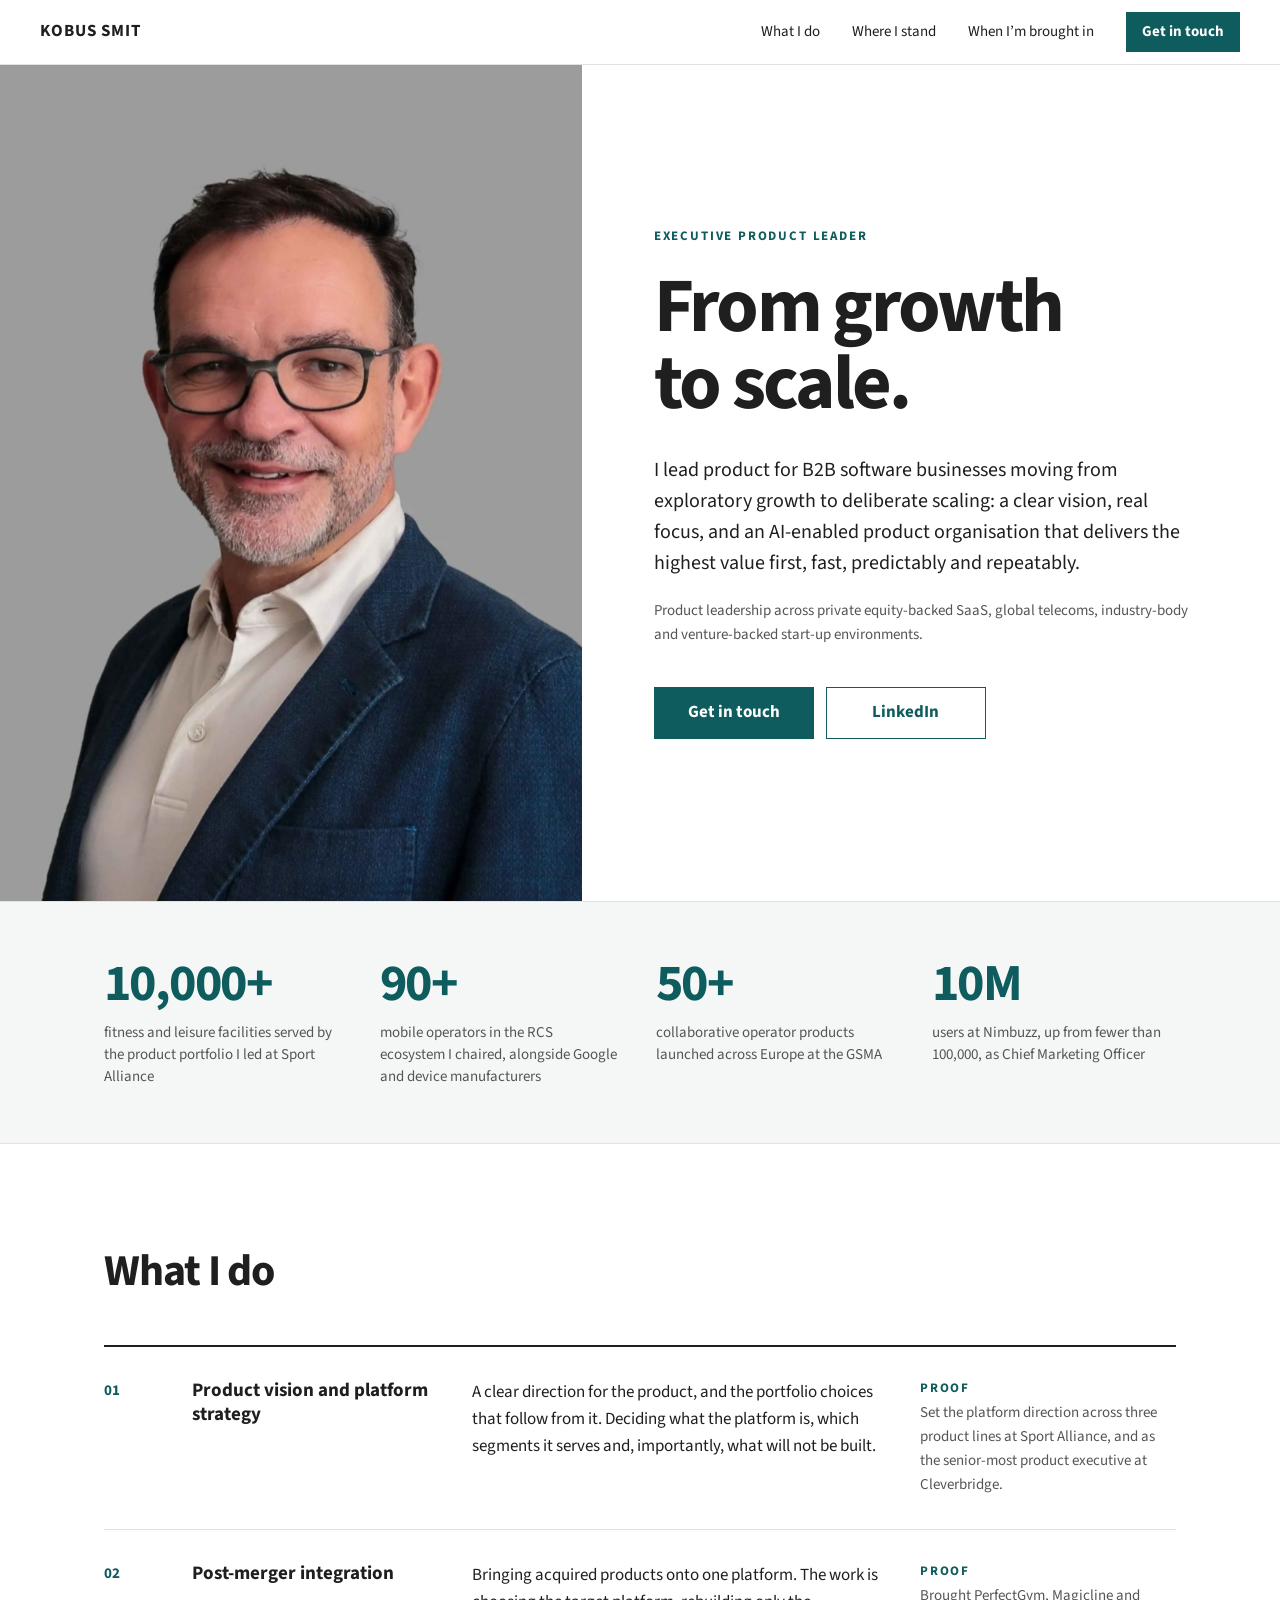
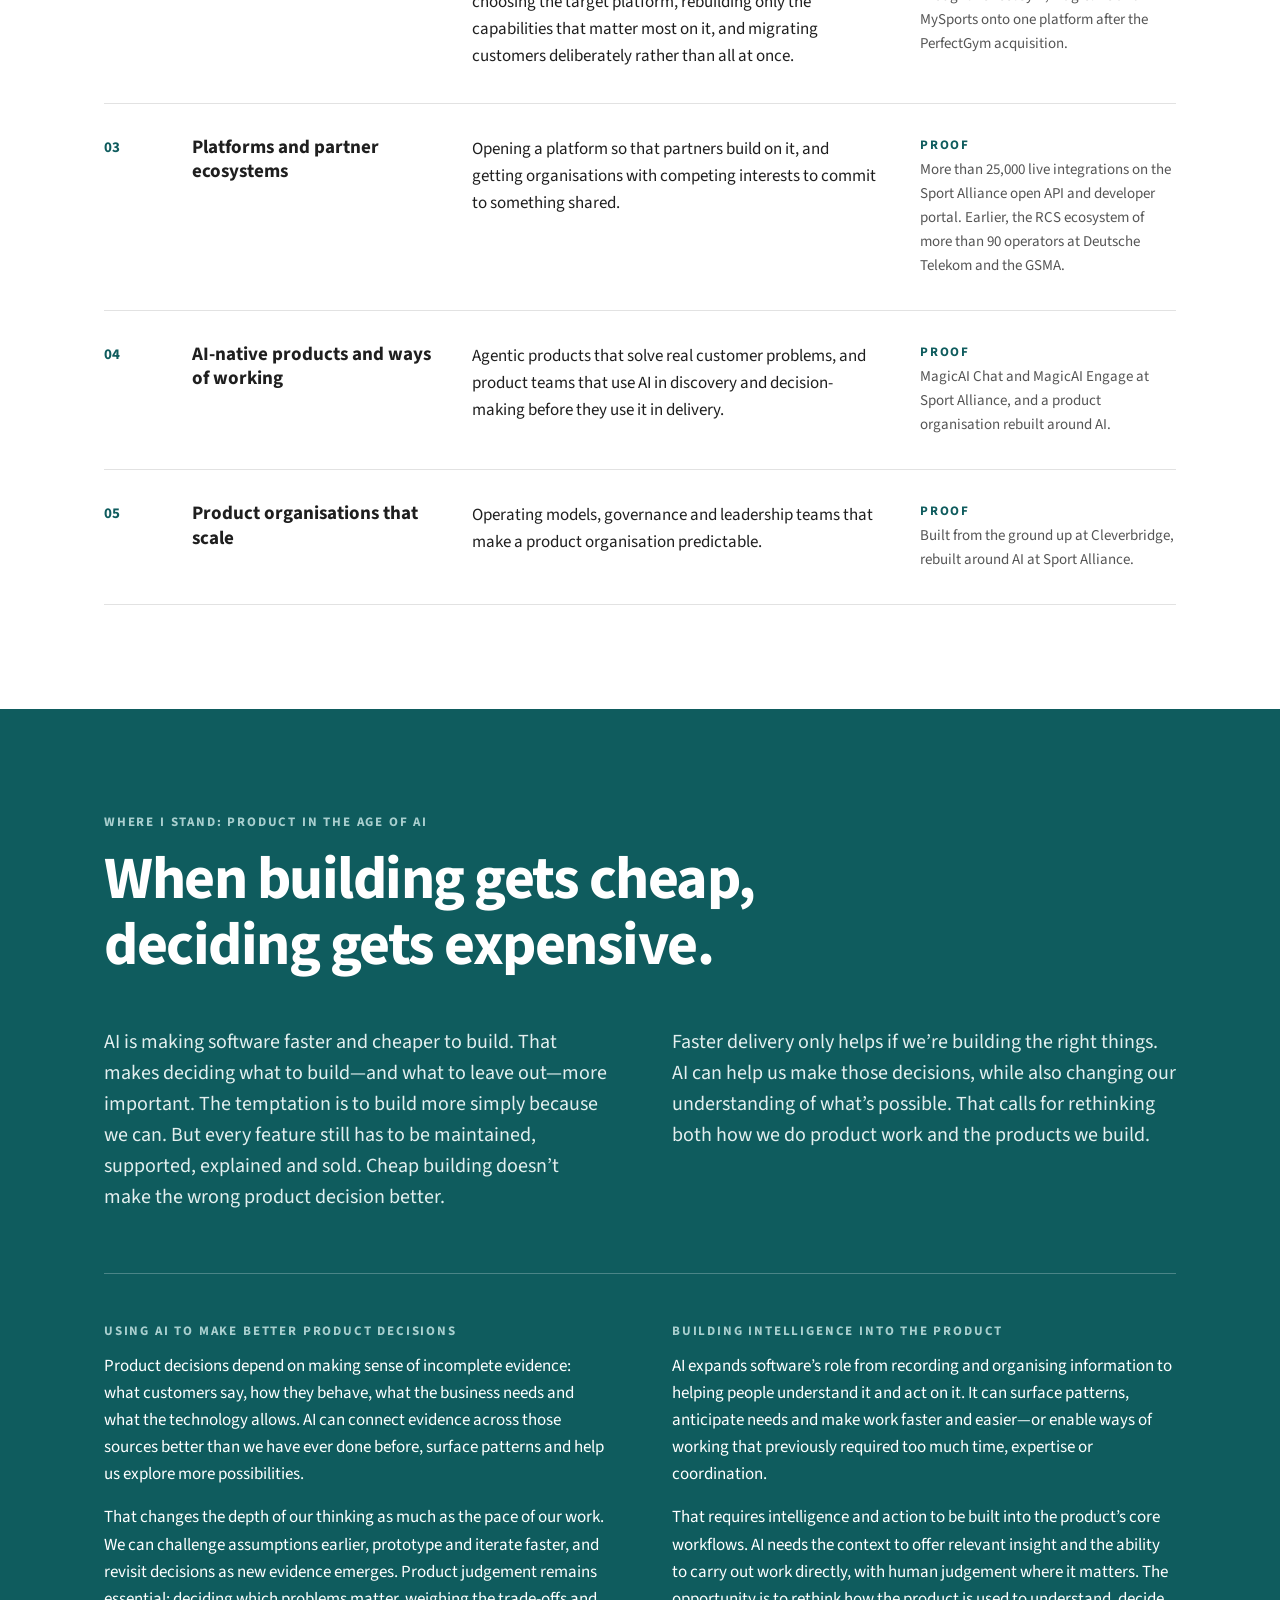
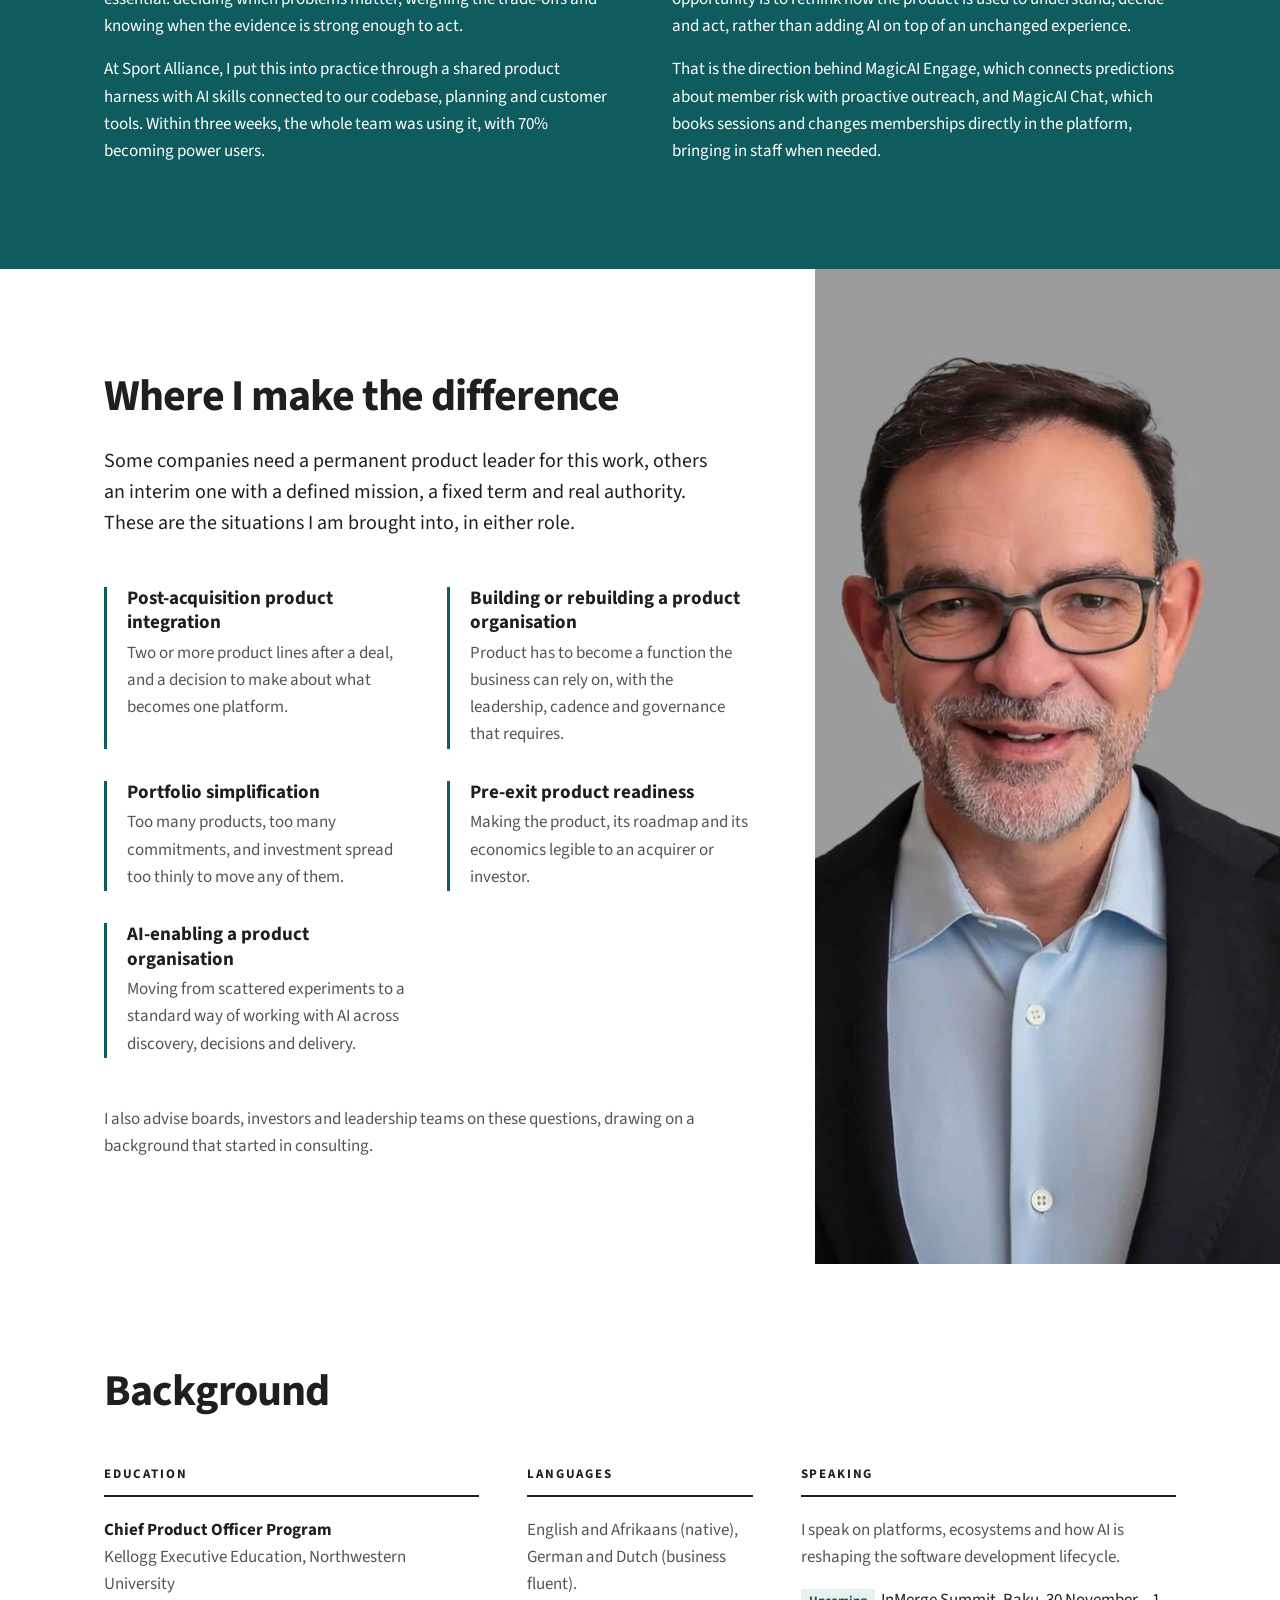
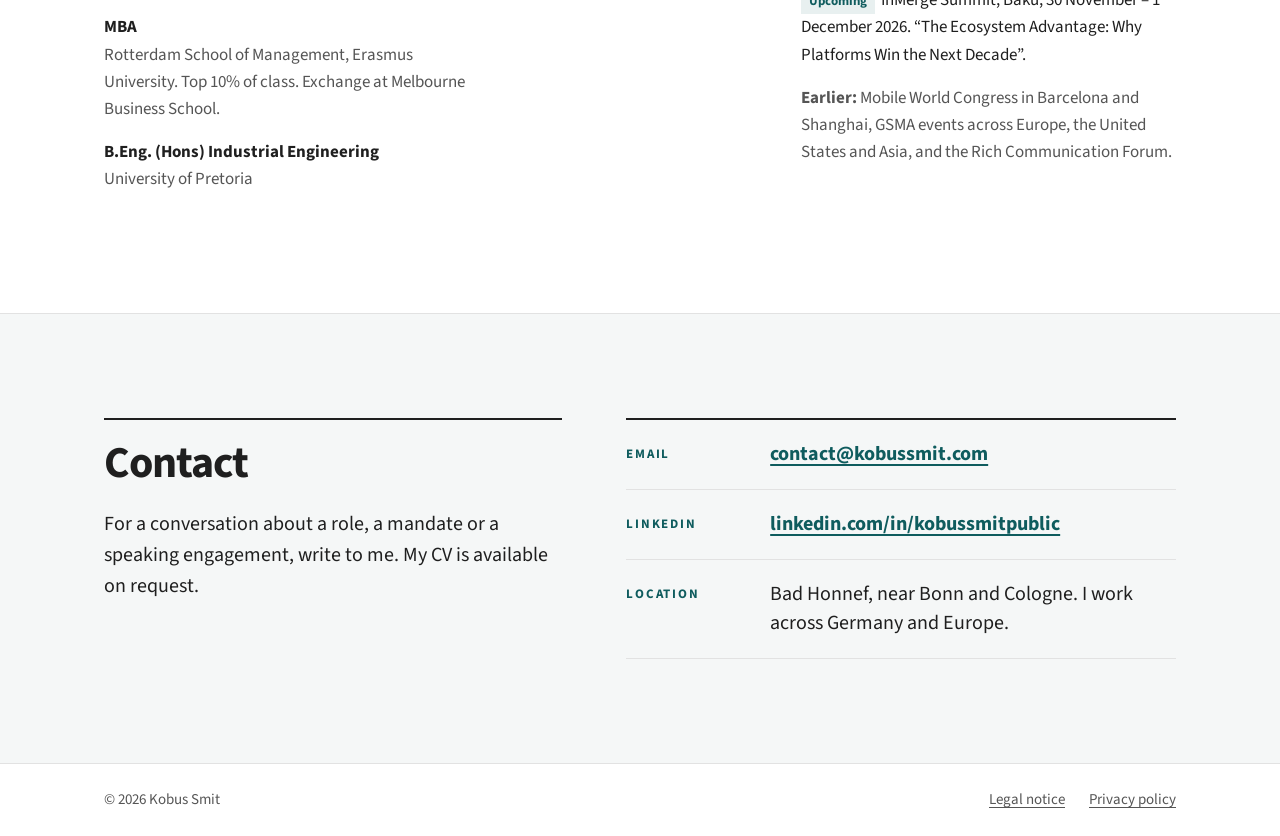
<file: index.html>
<!doctype html>
<html lang="en-GB">
<head>
<meta charset="utf-8">
<script>
  // Move visitors from http:// to https:// (GitHub Pages cannot enforce it for this domain; see PLAN.md).
  if (location.protocol === "http:" && /(^|\.)kobussmit\.com$/.test(location.hostname)) {
    location.replace("https://kobussmit.com" + location.pathname + location.search + location.hash);
  }
</script>
<meta name="viewport" content="width=device-width, initial-scale=1">
<title>Kobus Smit — Executive Product Leader</title>
<meta name="description" content="Kobus Smit is an executive product leader in B2B SaaS and enterprise software: product vision, platform strategy, post-merger integration and AI-native products.">
<link rel="canonical" href="https://kobussmit.com/">
<meta name="theme-color" content="#0F5C5E">
<meta property="og:type" content="profile">
<meta property="og:url" content="https://kobussmit.com/">
<meta property="og:title" content="Kobus Smit — Executive Product Leader">
<meta property="og:description" content="From growth to scale. Product leadership for B2B software businesses moving from exploratory growth to deliberate scaling.">
<meta property="og:image" content="https://kobussmit.com/img/og.jpg">
<meta property="og:image:width" content="1200">
<meta property="og:image:height" content="630">
<meta property="og:image:alt" content="Portrait of Kobus Smit">
<meta name="twitter:card" content="summary_large_image">
<link rel="preload" href="/fonts/SourceSans3-Bold.ttf" as="font" type="font/ttf" crossorigin>
<link rel="stylesheet" href="/styles.css">
<script type="application/ld+json">
{
  "@context": "https://schema.org",
  "@type": "Person",
  "name": "Kobus Smit",
  "jobTitle": "Executive Product Leader",
  "url": "https://kobussmit.com/",
  "image": "https://kobussmit.com/img/kobus-smit-hero-800.jpg",
  "sameAs": ["https://www.linkedin.com/in/kobussmitpublic/"],
  "address": { "@type": "PostalAddress", "addressLocality": "Bad Honnef", "addressCountry": "DE" },
  "knowsLanguage": ["en", "af", "de", "nl"],
  "alumniOf": [
    { "@type": "CollegeOrUniversity", "name": "Rotterdam School of Management, Erasmus University" },
    { "@type": "CollegeOrUniversity", "name": "University of Pretoria" }
  ]
}
</script>
</head>
<body>
<a class="skip" href="#main">Skip to content</a>

<header class="top"><div class="wrap">
  <a class="name" href="/">Kobus Smit</a>
  <nav class="nav" aria-label="Main">
    <a href="#what">What I do</a>
    <a href="#stand">Where I stand</a>
    <a href="#brought-in">When I’m brought in</a>
    <a class="btn" href="#contact">Get in touch</a>
  </nav>
  <details class="menu">
    <summary>Menu</summary>
    <ul>
      <li><a href="#what">What I do</a></li>
      <li><a href="#stand">Where I stand</a></li>
      <li><a href="#brought-in">When I’m brought in</a></li>
      <li><a href="#contact">Get in touch</a></li>
    </ul>
  </details>
</div></header>

<main id="main">

<section class="hero">
  <div class="photo">
    <img src="/img/kobus-smit-hero-800.jpg" srcset="/img/kobus-smit-hero-800.jpg 800w, /img/kobus-smit-hero-1400.jpg 1050w" sizes="(min-width: 52rem) 45vw, 100vw" alt="Portrait of Kobus Smit" width="1050" height="1400" fetchpriority="high">
  </div>
  <div class="text">
    <p class="label">Executive Product Leader</p>
    <h1>From growth <span class="nowrap">to scale.</span></h1>
    <p class="lead">I lead product for B2B software businesses moving from exploratory growth to deliberate scaling: a clear vision, real focus, and an AI-enabled product organisation that delivers the highest value first, fast, predictably and repeatably.</p>
    <p class="cred">Product leadership across private equity-backed SaaS, global telecoms, industry-body and venture-backed start-up environments.</p>
    <p class="buttons"><a class="btn-solid" href="#contact">Get in touch</a><a class="btn-line" href="https://www.linkedin.com/in/kobussmitpublic/" rel="me noopener">LinkedIn</a></p>
  </div>
</section>

<section class="scale" aria-label="Scale"><div class="wrap"><ul class="figures">
  <li><strong>10,000+</strong><span>fitness and leisure facilities served by the product portfolio I led at Sport Alliance</span></li>
  <li><strong>90+</strong><span>mobile operators in the RCS ecosystem I chaired, alongside Google and device manufacturers</span></li>
  <li><strong>50+</strong><span>collaborative operator products launched across Europe at the GSMA</span></li>
  <li><strong>10M</strong><span>users at Nimbuzz, up from fewer than 100,000, as Chief Marketing Officer</span></li>
</ul></div></section>

<section class="sec plain" id="what"><div class="wrap">
  <h2>What I do</h2>
  <ul class="caprows">
    <li><span class="n">01</span><h3>Product vision and platform strategy</h3>
      <p>A clear direction for the product, and the portfolio choices that follow from it. Deciding what the platform is, which segments it serves and, importantly, what will not be built.</p>
      <p class="proof"><span class="label">Proof</span>Set the platform direction across three product lines at Sport Alliance, and as the senior-most product executive at Cleverbridge.</p></li>
    <li><span class="n">02</span><h3>Post-merger integration</h3>
      <p>Bringing acquired products onto one platform. The work is choosing the target platform, rebuilding only the capabilities that matter most on it, and migrating customers deliberately rather than all at once.</p>
      <p class="proof"><span class="label">Proof</span>Brought PerfectGym, Magicline and MySports onto one platform after the PerfectGym acquisition.</p></li>
    <li><span class="n">03</span><h3>Platforms and partner ecosystems</h3>
      <p>Opening a platform so that partners build on it, and getting organisations with competing interests to commit to something shared.</p>
      <p class="proof"><span class="label">Proof</span>More than 25,000 live integrations on the Sport Alliance open API and developer portal. Earlier, the RCS ecosystem of more than 90 operators at Deutsche Telekom and the GSMA.</p></li>
    <li><span class="n">04</span><h3>AI-native products and ways of working</h3>
      <p>Agentic products that solve real customer problems, and product teams that use AI in discovery and decision-making before they use it in delivery.</p>
      <p class="proof"><span class="label">Proof</span>MagicAI Chat and MagicAI Engage at Sport Alliance, and a product organisation rebuilt around AI.</p></li>
    <li><span class="n">05</span><h3>Product organisations that scale</h3>
      <p>Operating models, governance and leadership teams that make a product organisation predictable.</p>
      <p class="proof"><span class="label">Proof</span>Built from the ground up at Cleverbridge, rebuilt around AI at Sport Alliance.</p></li>
  </ul>
</div></section>

<section class="sec dark" id="stand"><div class="wrap">
  <p class="label">Where I stand: product in the age of AI</p>
  <h2>When building gets cheap, deciding gets expensive.</h2>
  <div class="cols lead">
    <div>
      <p>AI is making software faster and cheaper to build. That makes deciding what to build—and what to leave out—more important. The temptation is to build more simply because we can. But every feature still has to be maintained, supported, explained and sold. Cheap building doesn’t make the wrong product decision better.</p>
    </div>
    <div>
      <p>Faster delivery only helps if we’re building the right things. AI can help us make those decisions, while also changing our understanding of what’s possible. That calls for rethinking both how we do product work and the products we build.</p>
    </div>
  </div>
  <div class="ev">
    <div><h3 class="label">Using AI to make better product decisions</h3>
      <p>Product decisions depend on making sense of incomplete evidence: what customers say, how they behave, what the business needs and what the technology allows. AI can connect evidence across those sources better than we have ever done before, surface patterns and help us explore more possibilities.</p>
      <p>That changes the depth of our thinking as much as the pace of our work. We can challenge assumptions earlier, prototype and iterate faster, and revisit decisions as new evidence emerges. Product judgement remains essential: deciding which problems matter, weighing the trade-offs and knowing when the evidence is strong enough to act.</p>
      <p>At Sport Alliance, I put this into practice through a shared product harness with AI skills connected to our codebase, planning and customer tools. Within three weeks, the whole team was using it, with 70% becoming power users.</p></div>
    <div><h3 class="label">Building intelligence into the product</h3>
      <p>AI expands software’s role from recording and organising information to helping people understand it and act on it. It can surface patterns, anticipate needs and make work faster and easier—or enable ways of working that previously required too much time, expertise or coordination.</p>
      <p>That requires intelligence and action to be built into the product’s core workflows. AI needs the context to offer relevant insight and the ability to carry out work directly, with human judgement where it matters. The opportunity is to rethink how the product is used to understand, decide and act, rather than adding AI on top of an unchanged experience.</p>
      <p>That is the direction behind MagicAI Engage, which connects predictions about member risk with proactive outreach, and MagicAI Chat, which books sessions and changes memberships directly in the platform, bringing in staff when needed.</p></div>
  </div>
</div></section>

<section class="where" id="brought-in">
  <div class="text">
    <h2>Where I make the difference</h2>
    <p class="lead">Some companies need a permanent product leader for this work, others an interim one with a defined mission, a fixed term and real authority. These are the situations I am brought into, in either role.</p>
    <ul class="sits">
      <li><h3>Post-acquisition product integration</h3><p>Two or more product lines after a deal, and a decision to make about what becomes one platform.</p></li>
      <li><h3>Building or rebuilding a product organisation</h3><p>Product has to become a function the business can rely on, with the leadership, cadence and governance that requires.</p></li>
      <li><h3>Portfolio simplification</h3><p>Too many products, too many commitments, and investment spread too thinly to move any of them.</p></li>
      <li><h3>Pre-exit product readiness</h3><p>Making the product, its roadmap and its economics legible to an acquirer or investor.</p></li>
      <li><h3>AI-enabling a product organisation</h3><p>Moving from scattered experiments to a standard way of working with AI across discovery, decisions and delivery.</p></li>
    </ul>
    <p class="close">I also advise boards, investors and leadership teams on these questions, drawing on a background that started in consulting.</p>
  </div>
  <div class="photo"><img src="/img/kobus-smit-formal.jpg" alt="Kobus Smit" width="900" height="1200" loading="lazy"></div>
</section>

<section class="sec plain" aria-labelledby="bg-h"><div class="wrap">
  <h2 id="bg-h">Background</h2>
  <div class="bg">
    <div><h3 class="label">Education</h3><ul>
      <li><b>Chief Product Officer Program</b><span>Kellogg Executive Education, Northwestern University</span></li>
      <li><b>MBA</b><span>Rotterdam School of Management, Erasmus University. Top 10% of class. Exchange at Melbourne Business School.</span></li>
      <li><b>B.Eng. (Hons) Industrial Engineering</b><span>University of Pretoria</span></li>
    </ul></div>
    <div><h3 class="label">Languages</h3><p>English and Afrikaans (native), German and Dutch (business fluent).</p></div>
    <div><h3 class="label">Speaking</h3>
      <p>I speak on platforms, ecosystems and how AI is reshaping the software development lifecycle.</p>
      <p class="next"><span class="tag">Upcoming</span>InMerge Summit, Baku, 30 November – 1 December 2026. “The Ecosystem Advantage: Why Platforms Win the Next Decade”.</p>
      <p><b>Earlier:</b> Mobile World Congress in Barcelona and Shanghai, GSMA events across Europe, the United States and Asia, and the Rich Communication Forum.</p>
    </div>
  </div>
</div></section>

<section class="sec contact" id="contact"><div class="wrap">
  <div class="intro-col">
    <h2>Contact</h2>
    <p class="lead">For a conversation about a role, a mandate or a speaking engagement, write to me. My CV is available on request.</p>
  </div>
  <dl class="row-list">
    <div><dt class="label">Email</dt><dd><a href="mailto:contact@kobussmit.com">contact@kobussmit.com</a></dd></div>
    <div><dt class="label">LinkedIn</dt><dd><a href="https://www.linkedin.com/in/kobussmitpublic/" rel="me noopener">linkedin.com/in/kobussmitpublic</a></dd></div>
    <div><dt class="label">Location</dt><dd>Bad Honnef, near Bonn and Cologne. I work across Germany and Europe.</dd></div>
  </dl>
</div></section>

</main>

<footer><div class="wrap foot">
  <span>© 2026 Kobus Smit</span>
  <nav aria-label="Legal"><a href="/legal-notice/">Legal notice</a><a href="/privacy-policy/">Privacy policy</a></nav>
</div></footer>

<script>
  // Close the phone menu after a link is chosen.
  document.querySelectorAll('.menu a').forEach(a => a.addEventListener('click', () => a.closest('details').removeAttribute('open')));
</script>
</body>
</html>
</file>
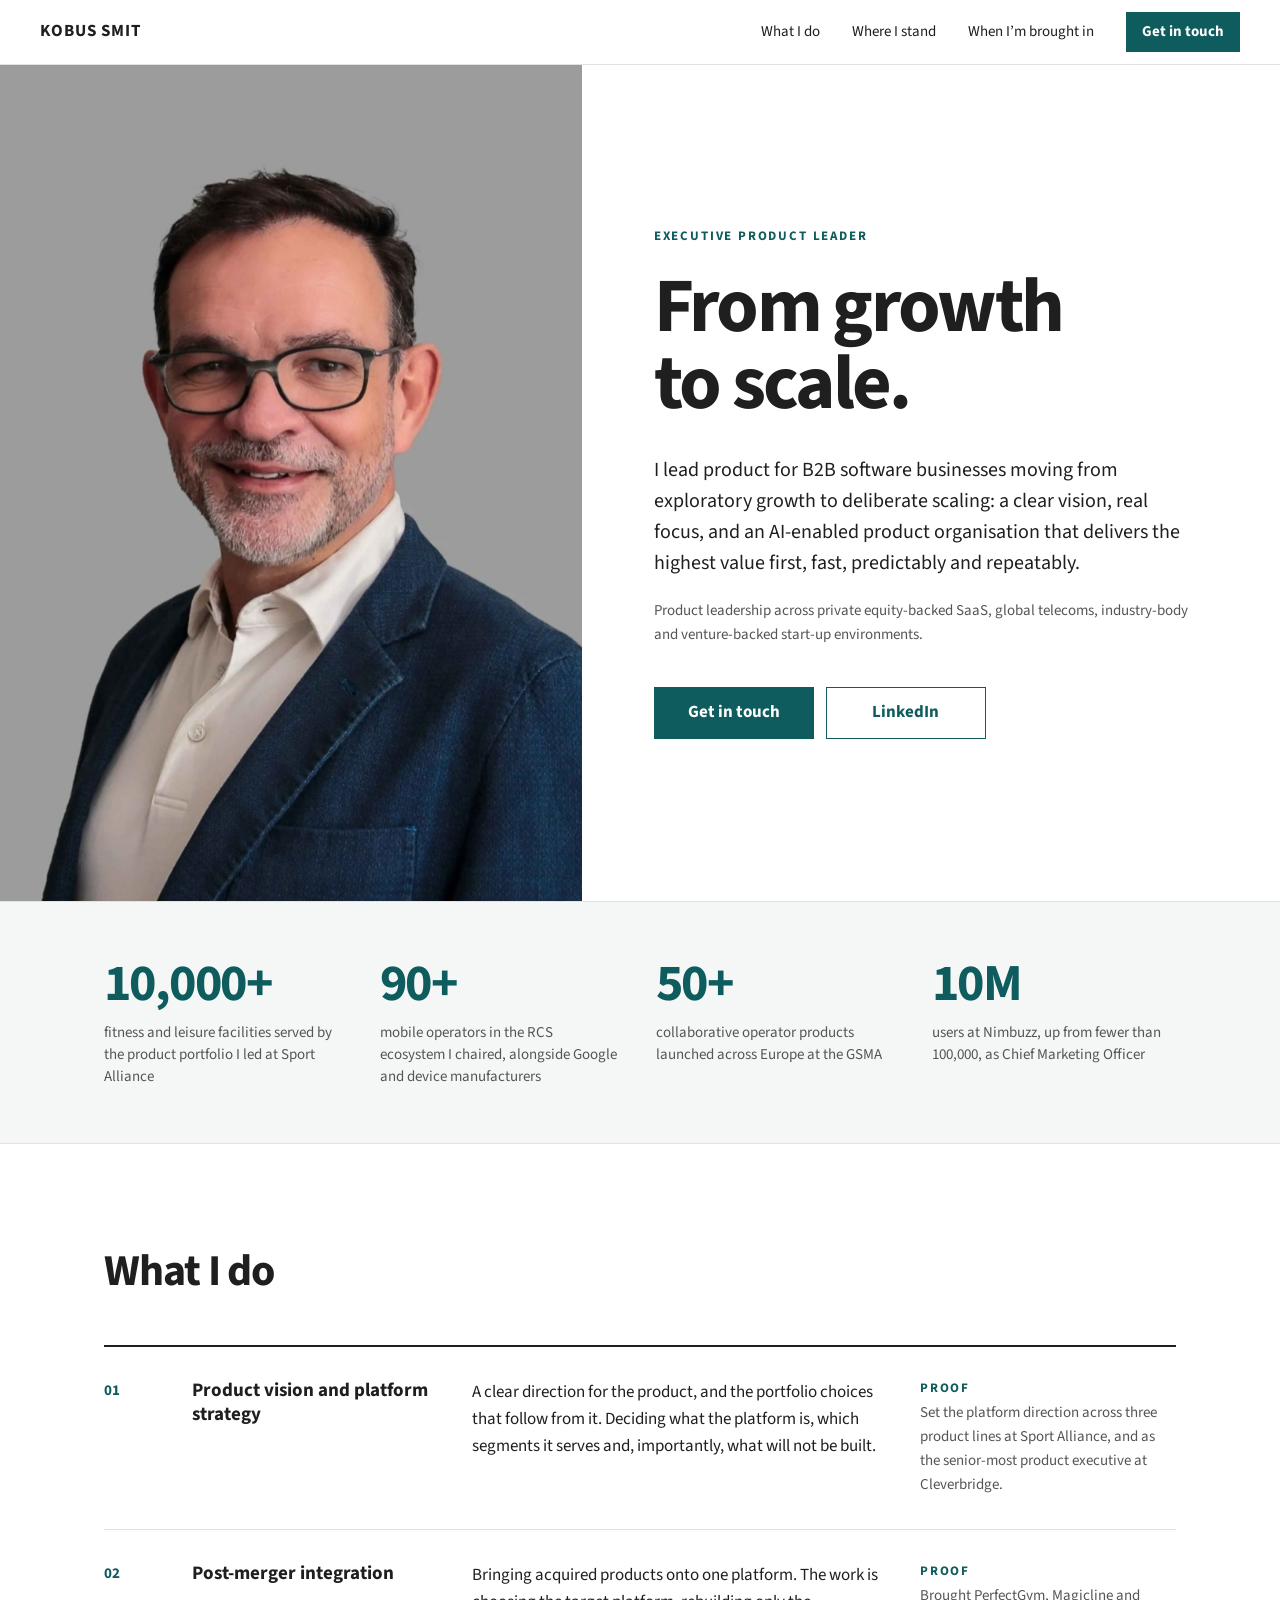
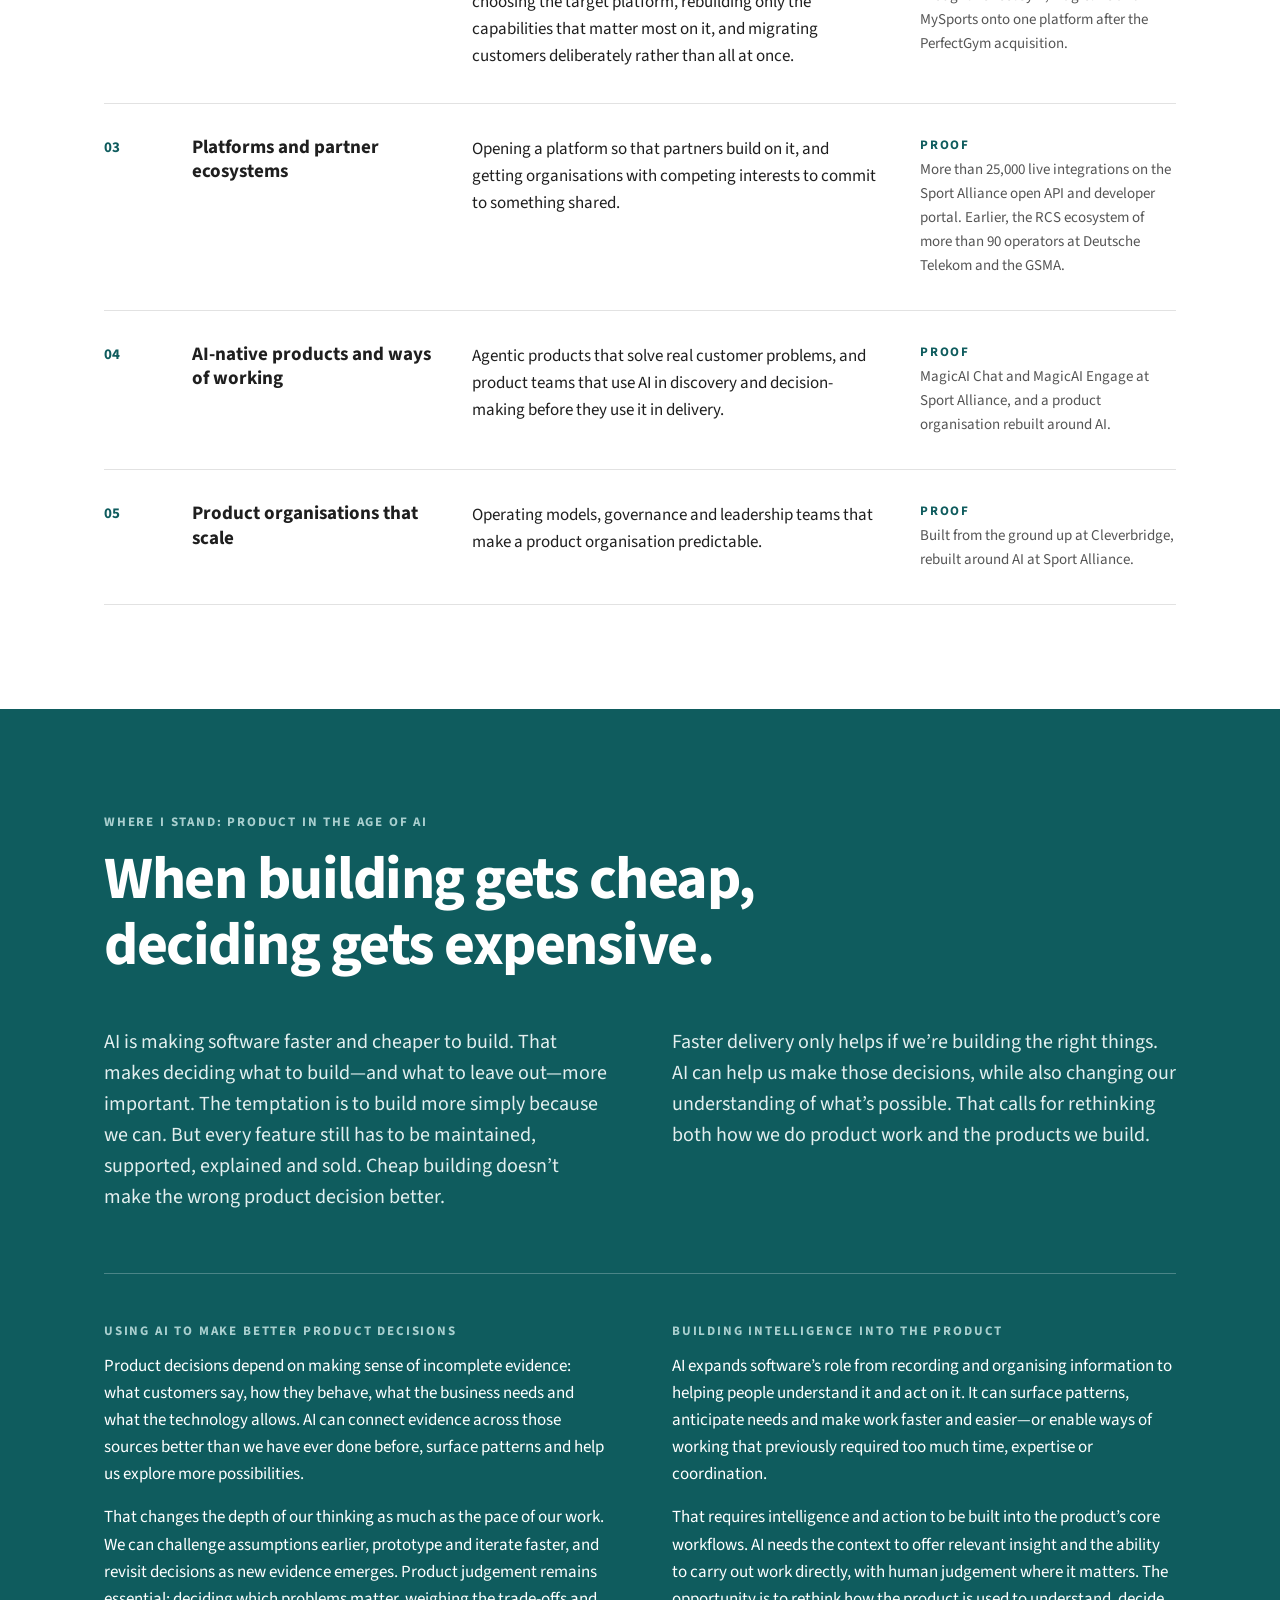
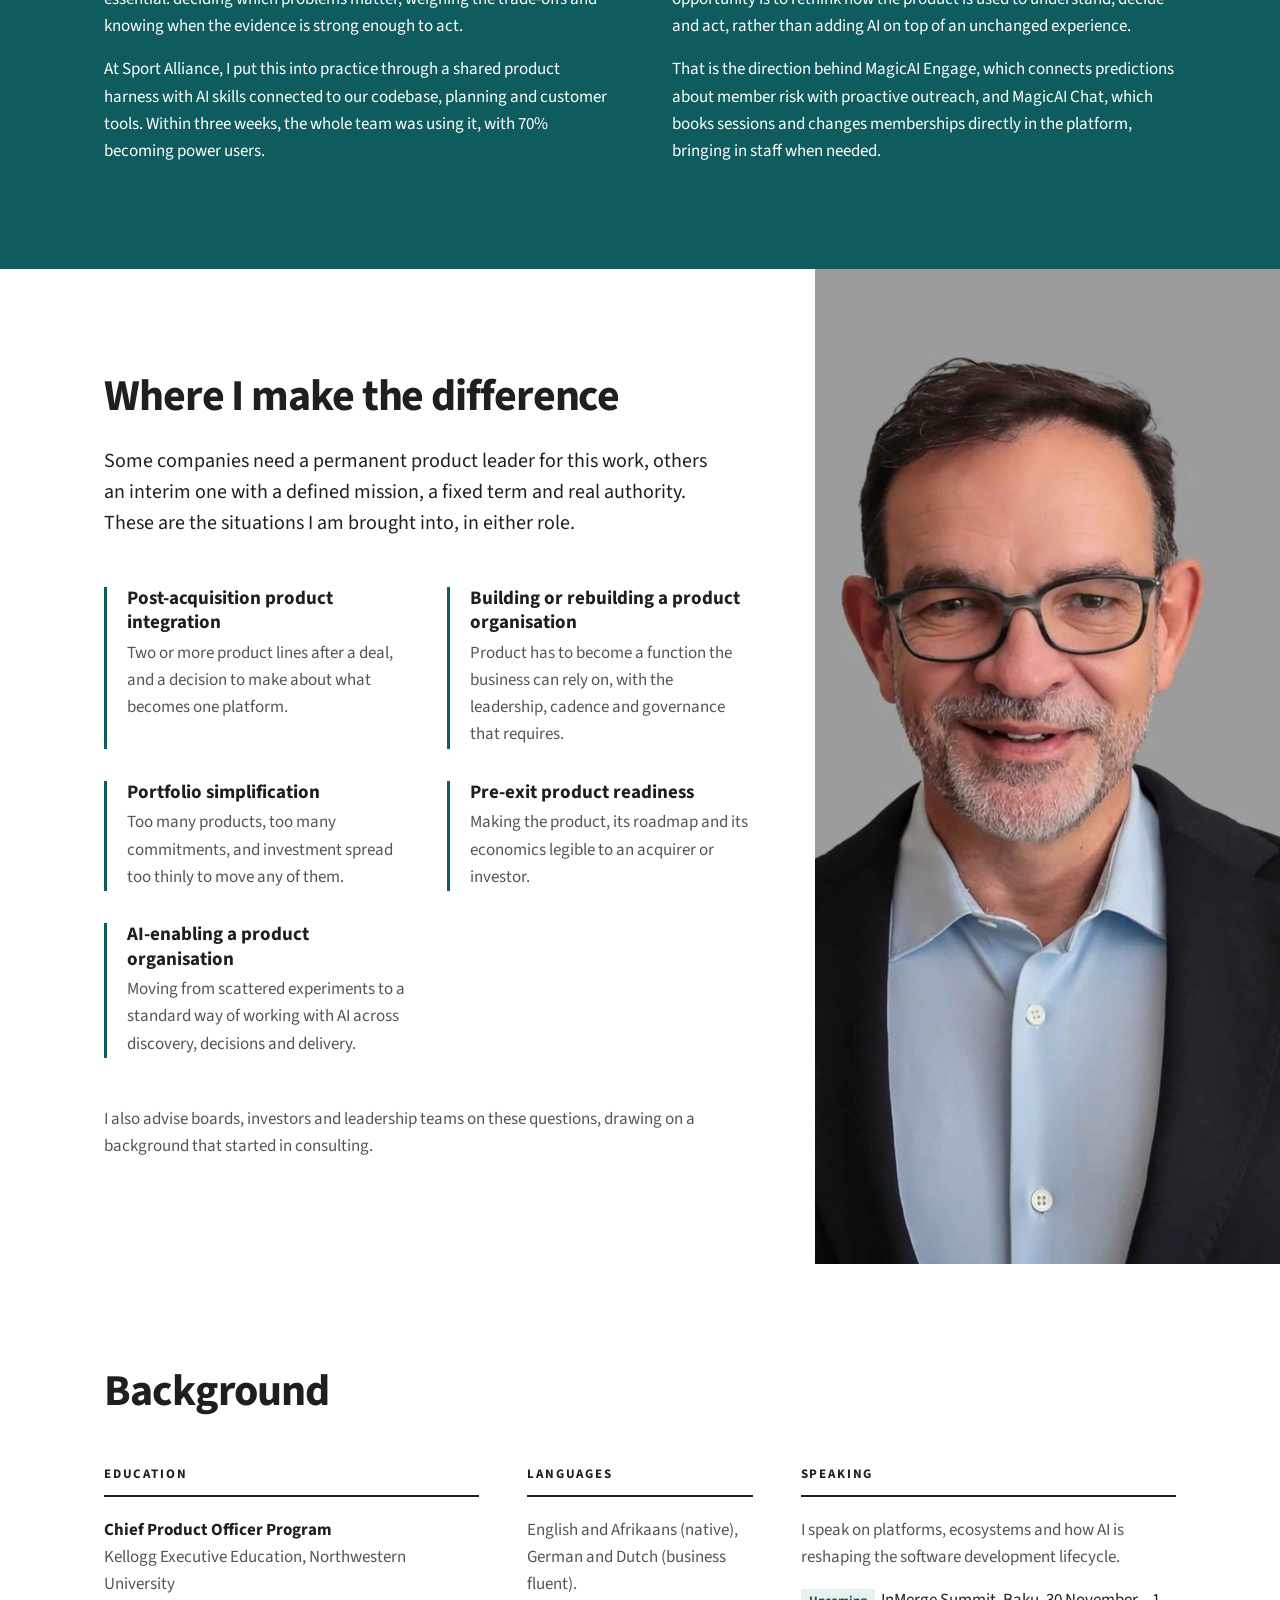
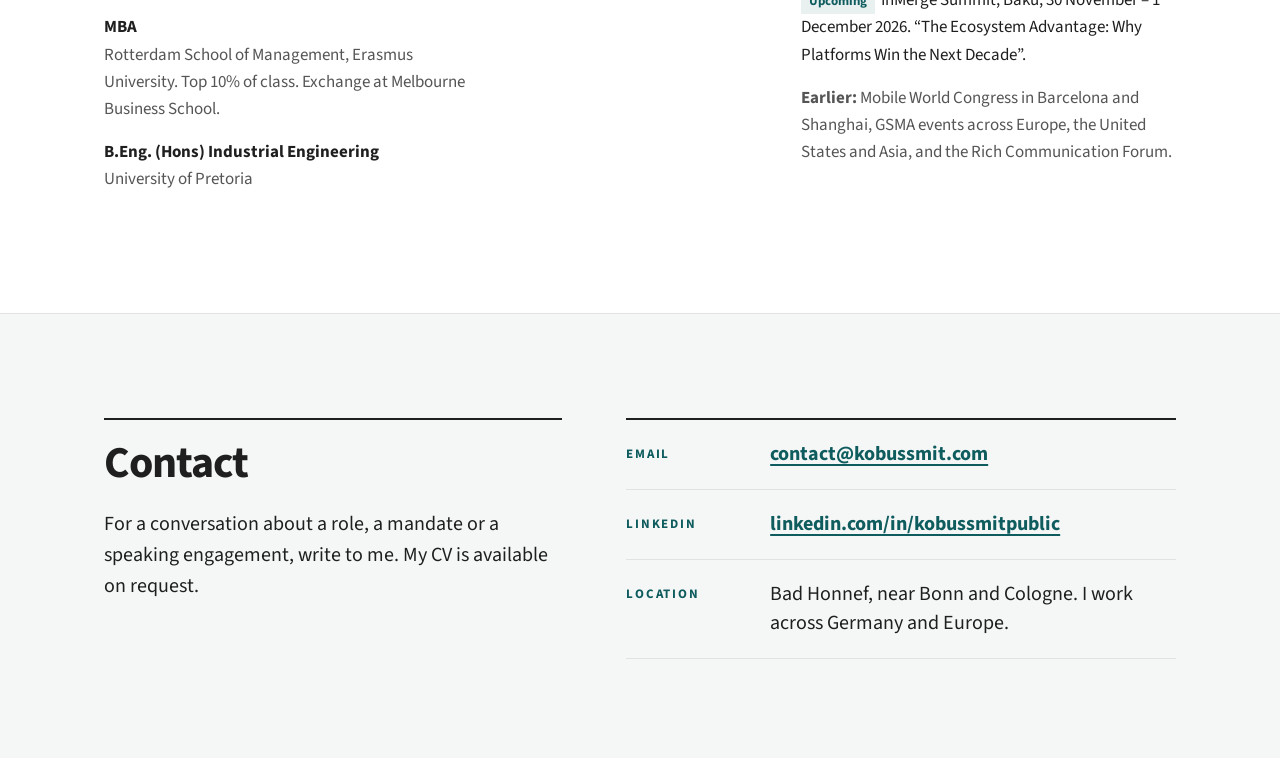
<file: about/index.html>
<!doctype html>
<html lang="en">
<head>
<meta charset="utf-8">
<title>Kobus Smit</title>
<meta name="robots" content="noindex">
<link rel="canonical" href="https://kobussmit.com/">
<meta http-equiv="refresh" content="0; url=/">
</head>
<body><p><a href="/">Kobus Smit</a></p></body>
</html>
</file>
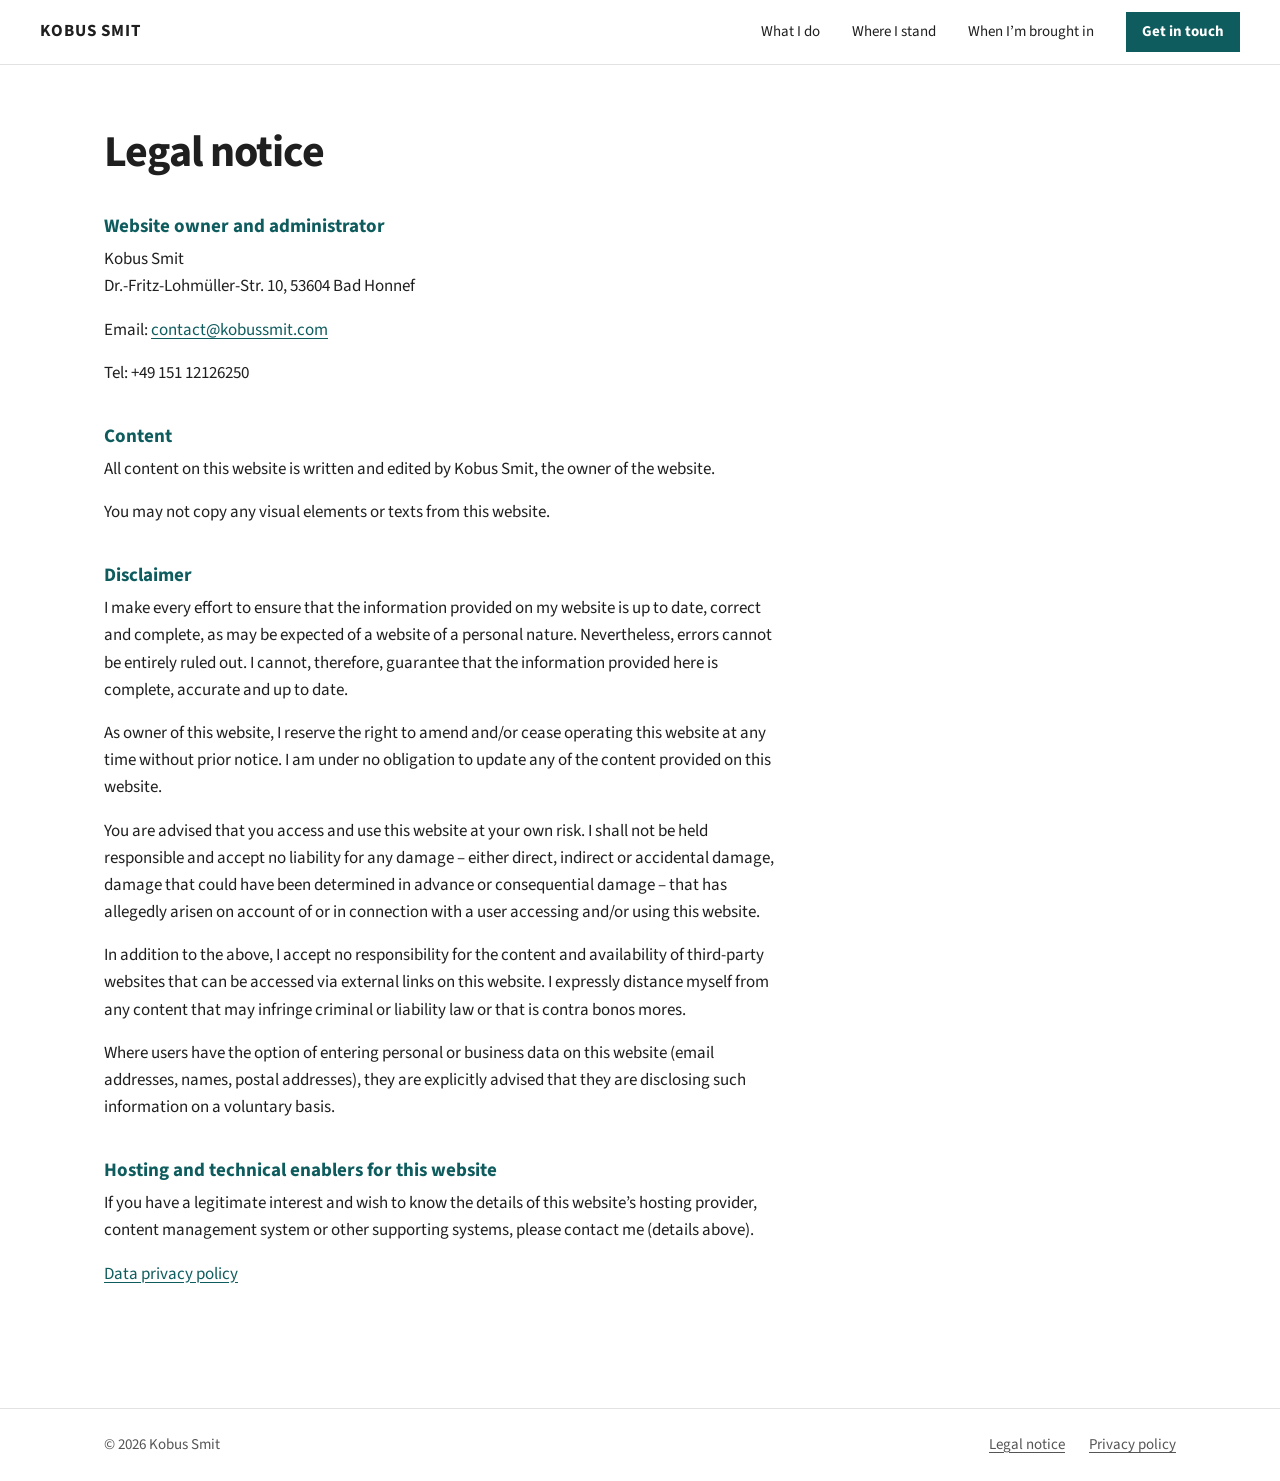
<file: legal-notice/index.html>
<!doctype html>
<html lang="en-GB">
<head>
<meta charset="utf-8">
<script>
  // Move visitors from http:// to https:// (GitHub Pages cannot enforce it for this domain; see PLAN.md).
  if (location.protocol === "http:" && /(^|\.)kobussmit\.com$/.test(location.hostname)) {
    location.replace("https://kobussmit.com" + location.pathname + location.search + location.hash);
  }
</script>
<meta name="viewport" content="width=device-width, initial-scale=1">
<title>Legal notice — Kobus Smit</title>
<link rel="canonical" href="https://kobussmit.com/legal-notice/">
<meta name="theme-color" content="#0F5C5E">
<link rel="stylesheet" href="/styles.css">
</head>
<body>
<header class="top"><div class="wrap">
  <a class="name" href="/">Kobus Smit</a>
  <nav class="nav" aria-label="Main"><a href="/#what">What I do</a><a href="/#stand">Where I stand</a><a href="/#brought-in">When I’m brought in</a><a class="btn" href="/#contact">Get in touch</a></nav>
  <details class="menu"><summary>Menu</summary><ul><li><a href="/#what">What I do</a></li><li><a href="/#stand">Where I stand</a></li><li><a href="/#brought-in">When I’m brought in</a></li><li><a href="/#contact">Get in touch</a></li></ul></details>
</div></header>
<main class="doc">
  <div class="wrap"><article>
    <h1>Legal notice</h1>
    <h2>Website owner and administrator</h2>
    <p>Kobus Smit<br>Dr.-Fritz-Lohmüller-Str. 10, 53604 Bad Honnef</p>
    <p>Email: <a href="mailto:contact@kobussmit.com">contact@kobussmit.com</a></p>
    <p>Tel: +49 151 12126250</p>
    <h2>Content</h2>
    <p>All content on this website is written and edited by Kobus Smit, the owner of the website.</p>
    <p>You may not copy any visual elements or texts from this website.</p>
    <h2>Disclaimer</h2>
    <p>I make every effort to ensure that the information provided on my website is up to date, correct and complete, as may be expected of a website of a personal nature. Nevertheless, errors cannot be entirely ruled out. I cannot, therefore, guarantee that the information provided here is complete, accurate and up to date.</p>
    <p>As owner of this website, I reserve the right to amend and/or cease operating this website at any time without prior notice. I am under no obligation to update any of the content provided on this website.</p>
    <p>You are advised that you access and use this website at your own risk. I shall not be held responsible and accept no liability for any damage – either direct, indirect or accidental damage, damage that could have been determined in advance or consequential damage – that has allegedly arisen on account of or in connection with a user accessing and/or using this website.</p>
    <p>In addition to the above, I accept no responsibility for the content and availability of third-party websites that can be accessed via external links on this website. I expressly distance myself from any content that may infringe criminal or liability law or that is contra bonos mores.</p>
    <p>Where users have the option of entering personal or business data on this website (email addresses, names, postal addresses), they are explicitly advised that they are disclosing such information on a voluntary basis.</p>
    <h2>Hosting and technical enablers for this website</h2>
    <p>If you have a legitimate interest and wish to know the details of this website’s hosting provider, content management system or other supporting systems, please contact me (details above).</p>
    <p><a href="/privacy-policy/">Data privacy policy</a></p>
  </article></div>
</main>
<footer><div class="wrap foot">
  <span>© 2026 Kobus Smit</span>
  <nav aria-label="Legal"><a href="/legal-notice/">Legal notice</a><a href="/privacy-policy/">Privacy policy</a></nav>
</div></footer>
</body>
</html>
</file>
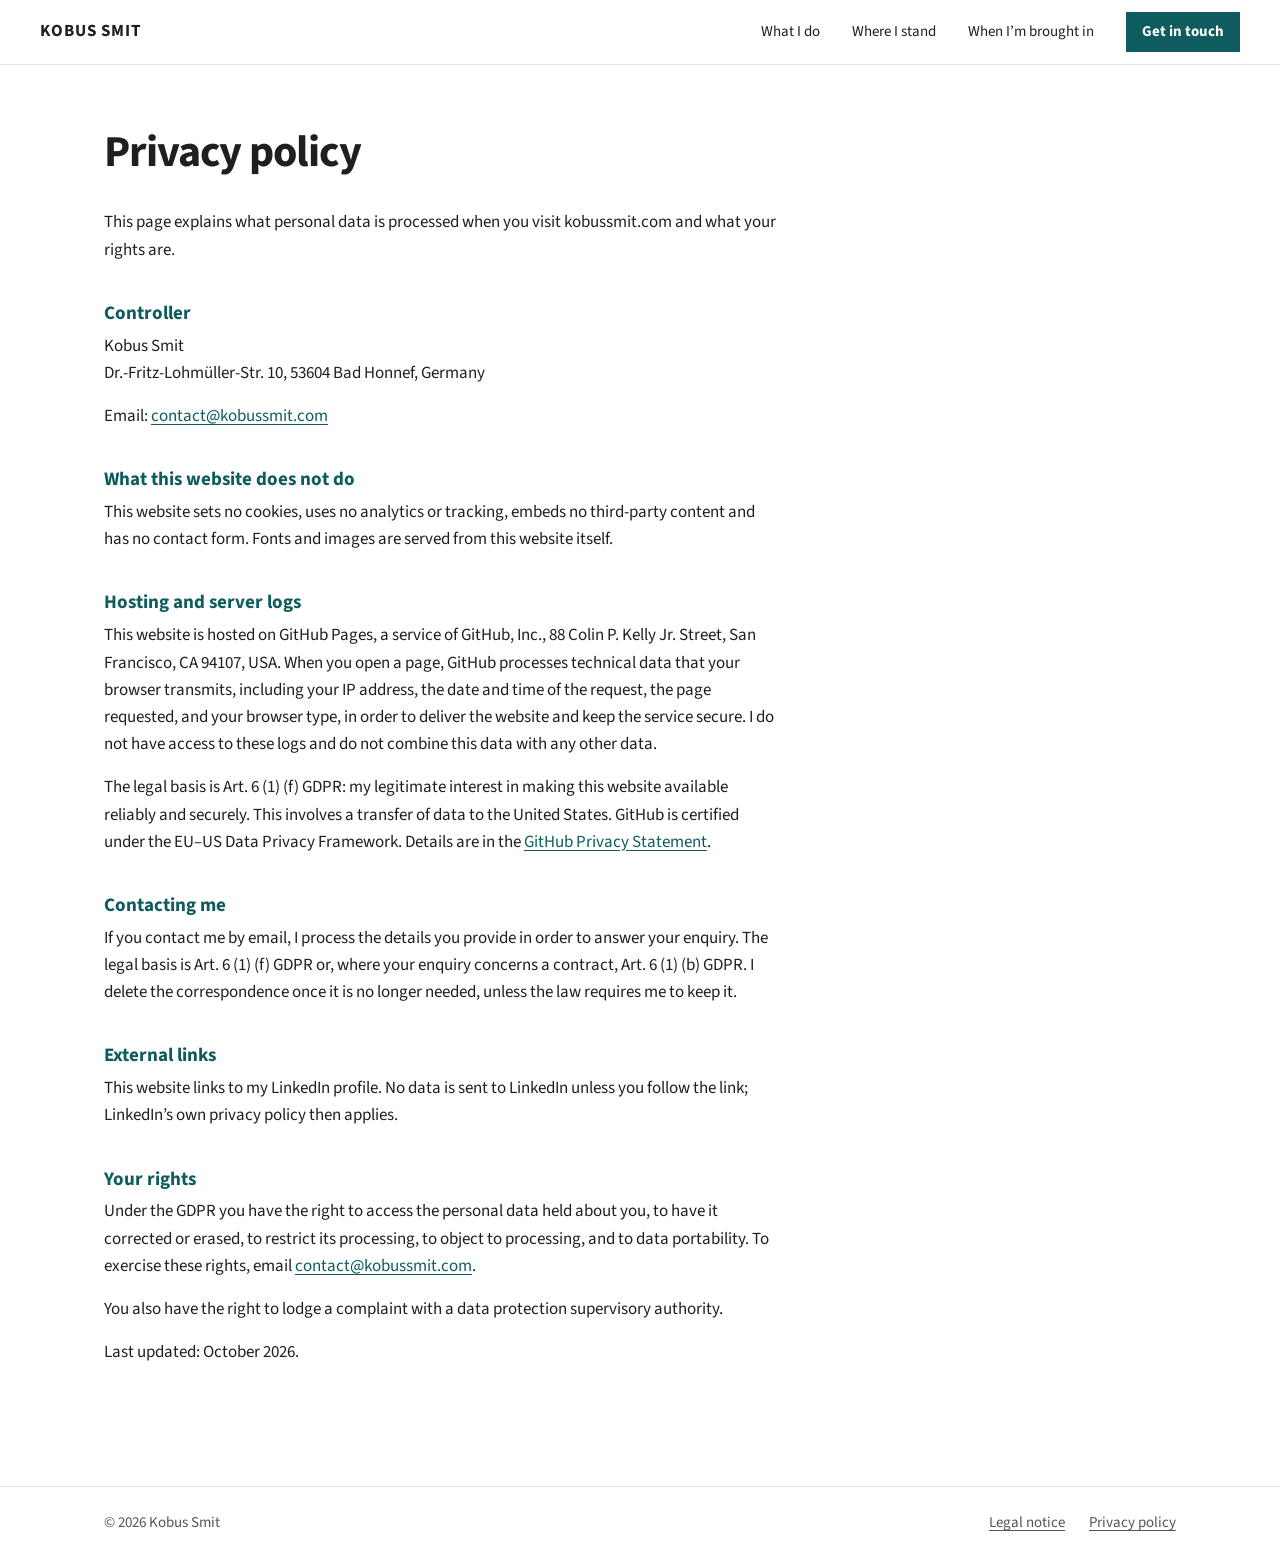
<file: privacy-policy/index.html>
<!doctype html>
<html lang="en-GB">
<head>
<meta charset="utf-8">
<script>
  // Move visitors from http:// to https:// (GitHub Pages cannot enforce it for this domain; see PLAN.md).
  if (location.protocol === "http:" && /(^|\.)kobussmit\.com$/.test(location.hostname)) {
    location.replace("https://kobussmit.com" + location.pathname + location.search + location.hash);
  }
</script>
<meta name="viewport" content="width=device-width, initial-scale=1">
<title>Privacy policy — Kobus Smit</title>
<link rel="canonical" href="https://kobussmit.com/privacy-policy/">
<meta name="theme-color" content="#0F5C5E">
<link rel="stylesheet" href="/styles.css">
</head>
<body>
<header class="top"><div class="wrap">
  <a class="name" href="/">Kobus Smit</a>
  <nav class="nav" aria-label="Main"><a href="/#what">What I do</a><a href="/#stand">Where I stand</a><a href="/#brought-in">When I’m brought in</a><a class="btn" href="/#contact">Get in touch</a></nav>
  <details class="menu"><summary>Menu</summary><ul><li><a href="/#what">What I do</a></li><li><a href="/#stand">Where I stand</a></li><li><a href="/#brought-in">When I’m brought in</a></li><li><a href="/#contact">Get in touch</a></li></ul></details>
</div></header>
<main class="doc">
  <div class="wrap"><article>
    <h1>Privacy policy</h1>
    <p>This page explains what personal data is processed when you visit kobussmit.com and what your rights are.</p>
    <h2>Controller</h2>
    <p>Kobus Smit<br>Dr.-Fritz-Lohmüller-Str. 10, 53604 Bad Honnef, Germany</p>
    <p>Email: <a href="mailto:contact@kobussmit.com">contact@kobussmit.com</a></p>
    <h2>What this website does not do</h2>
    <p>This website sets no cookies, uses no analytics or tracking, embeds no third-party content and has no contact form. Fonts and images are served from this website itself.</p>
    <h2>Hosting and server logs</h2>
    <p>This website is hosted on GitHub Pages, a service of GitHub, Inc., 88 Colin P. Kelly Jr. Street, San Francisco, CA 94107, USA. When you open a page, GitHub processes technical data that your browser transmits, including your IP address, the date and time of the request, the page requested, and your browser type, in order to deliver the website and keep the service secure. I do not have access to these logs and do not combine this data with any other data.</p>
    <p>The legal basis is Art. 6 (1) (f) GDPR: my legitimate interest in making this website available reliably and securely. This involves a transfer of data to the United States. GitHub is certified under the EU–US Data Privacy Framework. Details are in the <a href="https://docs.github.com/en/site-policy/privacy-policies/github-general-privacy-statement" rel="noopener">GitHub Privacy Statement</a>.</p>
    <h2>Contacting me</h2>
    <p>If you contact me by email, I process the details you provide in order to answer your enquiry. The legal basis is Art. 6 (1) (f) GDPR or, where your enquiry concerns a contract, Art. 6 (1) (b) GDPR. I delete the correspondence once it is no longer needed, unless the law requires me to keep it.</p>
    <h2>External links</h2>
    <p>This website links to my LinkedIn profile. No data is sent to LinkedIn unless you follow the link; LinkedIn’s own privacy policy then applies.</p>
    <h2>Your rights</h2>
    <p>Under the GDPR you have the right to access the personal data held about you, to have it corrected or erased, to restrict its processing, to object to processing, and to data portability. To exercise these rights, email <a href="mailto:contact@kobussmit.com">contact@kobussmit.com</a>.</p>
    <p>You also have the right to lodge a complaint with a data protection supervisory authority.</p>
    <p>Last updated: October 2026.</p>
  </article></div>
</main>
<footer><div class="wrap foot">
  <span>© 2026 Kobus Smit</span>
  <nav aria-label="Legal"><a href="/legal-notice/">Legal notice</a><a href="/privacy-policy/">Privacy policy</a></nav>
</div></footer>
</body>
</html>
</file>
<file: styles.css>
/* kobussmit.com — Executive Tech, web edition.
   Design: mockup B1, approved 19 October 2026; polish pass the same day.

   System
   - Spacing: multiples of 0.25rem. Sections use --section top and bottom, nothing else.
   - Type: --t-small, --t-body, --t-lead, --t-h3, h2, h1. Small capitals labels: .label, one style everywhere.
   - Grid: every section's content starts on the .wrap edge (72rem max, --gutter either side).
   - Components: one button pair (.btn-solid / .btn-line), one labelled row list (.row-list).
*/

@font-face { font-family: "Source Sans 3"; src: url("/fonts/SourceSans3-Regular.ttf") format("truetype"); font-weight: 400; font-display: swap; }
@font-face { font-family: "Source Sans 3"; src: url("/fonts/SourceSans3-Bold.ttf") format("truetype"); font-weight: 700; font-display: swap; }

:root {
  --accent: #0F5C5E;
  --accent-dark: #0B4648;
  --accent-light: #A9CFCF;
  --accent-soft: #E8F0F0;
  --ink: #1F1F1F;
  --muted: #555555;
  --rule: #E2E2E2;
  --tint: #F5F7F7;
  --photo: #9C9C9C;
  --sans: "Source Sans 3", Inter, "Segoe UI", Helvetica, Arial, sans-serif;

  --t-small: 0.9375rem;
  --t-body: 1.0625rem;
  --t-lead: 1.25rem;
  --t-h3: 1.1875rem;

  --header: 4rem;
  --gutter: 1.25rem;
  --section: 4.5rem;
  --max: 72rem;
}
@media (min-width: 48rem) { :root { --gutter: 2.5rem; --section: 6.5rem; } }

* { box-sizing: border-box; }
html { -webkit-text-size-adjust: 100%; scroll-behavior: smooth; scroll-padding-top: var(--header); }
@media (prefers-reduced-motion: reduce) { html { scroll-behavior: auto; } }
body { margin: 0; background: #fff; color: var(--ink); font-family: var(--sans); font-size: var(--t-body); line-height: 1.6; }
a { color: var(--accent); text-underline-offset: 0.2em; }
a:focus-visible, summary:focus-visible { outline: 2px solid var(--accent); outline-offset: 3px; }
img { display: block; max-width: 100%; height: auto; }
h1, h2, h3, p, ul, ol, dl, dd { margin: 0; }
ul, ol { padding: 0; list-style: none; }
.nowrap { white-space: nowrap; }

.wrap { width: 100%; max-width: var(--max); margin: 0 auto; padding: 0 var(--gutter); }
.skip { position: absolute; left: -999px; top: 0; background: var(--accent); color: #fff; padding: 0.5rem 1rem; z-index: 100; }
.skip:focus { left: 0.5rem; top: 0.5rem; }

/* shared text styles */
.label { display: block; font-size: 0.8125rem; font-weight: 700; letter-spacing: 0.14em; text-transform: uppercase; color: var(--accent); line-height: 1.4; }
h2 { font-weight: 700; font-size: clamp(2rem, 3.6vw, 2.75rem); line-height: 1.1; letter-spacing: -0.025em; margin-bottom: 3rem; max-width: 44rem; }
h3 { font-size: var(--t-h3); font-weight: 700; line-height: 1.3; }
.lead { font-size: var(--t-lead); line-height: 1.55; }

/* buttons */
.buttons { display: flex; flex-wrap: wrap; gap: 0.75rem; }
.buttons a { display: inline-flex; align-items: center; justify-content: center; min-width: 10rem; height: 3.25rem; padding: 0 1.5rem;
  font-weight: 700; text-decoration: none; border: 1px solid var(--accent); }
.btn-solid { background: var(--accent); color: #fff; }
.btn-solid:hover { background: var(--accent-dark); border-color: var(--accent-dark); }
.btn-line { background: #fff; color: var(--accent); }
.btn-line:hover { background: var(--accent-soft); }

/* sections: every section is padded by --section top and bottom; two plain white sections in a row share the gap */
.sec { padding: var(--section) 0; }
.plain + .plain { padding-top: 0; }

/* header */
.top { position: sticky; top: 0; z-index: 10; background: rgba(255, 255, 255, 0.97); border-bottom: 1px solid var(--rule); }
.top .wrap { display: flex; justify-content: space-between; align-items: center; height: var(--header); max-width: none; }
.name { font-weight: 700; font-size: var(--t-body); letter-spacing: 0.06em; text-transform: uppercase; color: var(--ink); text-decoration: none; }
.nav { display: none; gap: 2rem; font-size: var(--t-small); align-items: center; }
.nav a { color: var(--ink); text-decoration: none; }
.nav a:hover { color: var(--accent); }
.nav .btn { display: inline-flex; align-items: center; height: 2.5rem; padding: 0 1rem; background: var(--accent); color: #fff; font-weight: 700; }
.nav .btn:hover { background: var(--accent-dark); color: #fff; }
.menu summary { list-style: none; cursor: pointer; font-weight: 700; font-size: var(--t-small); padding: 0.5rem 0; }
.menu summary::-webkit-details-marker { display: none; }
.menu summary::after { content: " +"; color: var(--accent); }
.menu[open] summary::after { content: " –"; }
.menu ul { position: absolute; left: 0; right: 0; top: var(--header); background: #fff; border-bottom: 1px solid var(--rule); }
.menu li + li { border-top: 1px solid var(--rule); }
.menu ul a { display: block; padding: 1rem var(--gutter); color: var(--ink); text-decoration: none; font-weight: 700; }
@media (min-width: 52rem) { .nav { display: flex; } .menu { display: none; } }

/* hero */
.hero { display: grid; }
.hero .photo { background: var(--photo); height: 26rem; }
.hero .photo img { width: 100%; height: 100%; object-fit: cover; object-position: 50% 18%; }
.hero .text { padding: 3rem var(--gutter) var(--section); }
.hero .label { margin-bottom: 1.5rem; }
.hero h1 { font-weight: 700; font-size: clamp(2.75rem, 6vw, 5rem); line-height: 1; letter-spacing: -0.035em; margin-bottom: 2rem; }
.hero .lead { max-width: 34rem; margin-bottom: 1.25rem; }
.hero .cred { font-size: var(--t-small); color: var(--muted); max-width: 34rem; margin-bottom: 2.5rem; }
@media (min-width: 52rem) {
  .hero { grid-template-columns: 5fr 6fr; min-height: calc(100svh - var(--header)); }
  .hero .photo { height: auto; }
  .hero .text { display: flex; flex-direction: column; justify-content: center; padding: 4rem var(--gutter) 4rem 4.5rem; }
}

/* figures */
.scale { background: var(--tint); border-top: 1px solid var(--rule); border-bottom: 1px solid var(--rule); }
.figures { display: grid; grid-template-columns: 1fr 1fr; gap: 2.5rem 1.5rem; padding: 3.5rem 0; }
.figures strong { display: block; font-weight: 700; font-size: clamp(2.25rem, 4.5vw, 3.25rem); letter-spacing: -0.03em; color: var(--accent); line-height: 1; margin-bottom: 0.75rem; }
.figures span { display: block; color: var(--muted); font-size: var(--t-small); line-height: 1.45; max-width: 15rem; }
@media (min-width: 52rem) { .figures { grid-template-columns: repeat(4, 1fr); gap: 2rem; } }

/* what I do */
.caprows { border-top: 2px solid var(--ink); }
.caprows li { display: grid; gap: 0.5rem; padding: 2rem 0; border-bottom: 1px solid var(--rule); }
.caprows .n { font-weight: 700; color: var(--accent); font-size: var(--t-small); line-height: 1.6; }
.caprows .proof { color: var(--muted); font-size: var(--t-small); }
.caprows .proof .label { margin-bottom: 0.25rem; }
@media (min-width: 60rem) { .caprows li { grid-template-columns: 3rem 15rem 1fr 16rem; column-gap: 2.5rem; align-items: start; } }

/* where I stand */
.dark { background: var(--accent); color: #fff; }
.dark .label { color: var(--accent-light); margin-bottom: 1rem; }
.dark h2 { font-size: clamp(2.25rem, 4.8vw, 3.75rem); max-width: 48rem; }
.dark .cols { display: grid; gap: 0 4rem; }
.dark .cols p { margin-bottom: 1.25rem; color: #E3EFEF; }
.dark .ev { display: grid; gap: 2.5rem 4rem; margin-top: 2.5rem; padding-top: 3rem; border-top: 1px solid rgba(255, 255, 255, 0.25); }
.dark .ev .label { margin-bottom: 0.75rem; }
.dark .ev p + p { margin-top: 1rem; }
@media (min-width: 52rem) { .dark .cols, .dark .ev { grid-template-columns: 1fr 1fr; } }

/* where I make the difference: full-width split, photo on the right */
.where { display: grid; }
.where .text { padding: var(--section) var(--gutter); }
.where .photo { background: var(--photo); height: 26rem; order: -1; }
.where .photo img { width: 100%; height: 100%; object-fit: cover; object-position: 50% 20%; }
.where h2 { margin-bottom: 1.5rem; }
.where .lead { max-width: 38rem; margin-bottom: 3rem; }
.sits { display: grid; gap: 2rem; }
.sits li { border-left: 3px solid var(--accent); padding-left: 1.25rem; }
.sits h3 { margin-bottom: 0.25rem; }
.sits p { color: var(--muted); }
.where .close { margin-top: 3rem; max-width: 38rem; color: var(--muted); }
@media (min-width: 52rem) {
  .where { grid-template-columns: 7fr 4fr; }
  .where .text { padding-right: 4rem; padding-left: max(var(--gutter), calc((100vw - var(--max)) / 2 + var(--gutter))); }
  .where .photo { order: 0; height: auto; }
  .sits { grid-template-columns: 1fr 1fr; gap: 2rem 2.5rem; }
}

/* background */
.bg { display: grid; gap: 2.5rem; }
.bg .label { padding-bottom: 0.75rem; margin-bottom: 1.25rem; border-bottom: 2px solid var(--ink); color: var(--ink); }
.bg li { margin-bottom: 1rem; }
.bg li b { display: block; }
.bg li span, .bg p { color: var(--muted); }
.bg p + p { margin-top: 1rem; }
.bg .next { color: var(--ink); }
.bg .tag { display: inline-block; background: var(--accent-soft); color: var(--accent); font-weight: 700; font-size: 0.8125rem; padding: 0.125rem 0.5rem; margin-right: 0.375rem; }
@media (min-width: 52rem) { .bg { grid-template-columns: 5fr 3fr 5fr; gap: 3rem; } }

/* contact */
.contact { background: var(--tint); border-top: 1px solid var(--rule); }
.contact .wrap { display: grid; gap: 2.5rem; }
.contact .intro-col { border-top: 2px solid var(--ink); padding-top: 1.25rem; }
.contact h2 { margin-bottom: 1.25rem; }
.contact .lead { max-width: 28rem; }
.row-list { border-top: 2px solid var(--ink); }
.row-list div { display: grid; gap: 0.25rem 2rem; padding: 1.25rem 0; border-bottom: 1px solid var(--rule); }
.row-list dt { padding-top: 0.3rem; }
.row-list dd { font-size: var(--t-lead); line-height: 1.45; }
.row-list a { font-weight: 700; overflow-wrap: anywhere; }
@media (min-width: 40rem) { .row-list div { grid-template-columns: 7rem 1fr; } }
@media (min-width: 52rem) { .contact .wrap { grid-template-columns: 5fr 6fr; gap: 4rem; } }

/* footer */
footer { color: var(--muted); font-size: var(--t-small); border-top: 1px solid var(--rule); }
.foot { display: flex; flex-wrap: wrap; justify-content: space-between; gap: 0.5rem 1.5rem; padding-top: 1.5rem; padding-bottom: 1.5rem; }
.foot nav { display: flex; gap: 1.5rem; }
.foot a { color: var(--muted); }

/* legal and 404 pages */
.doc { padding: 4rem 0 var(--section); }
.doc article { max-width: 42rem; }
.doc h1 { font-weight: 700; font-size: clamp(2rem, 5vw, 2.75rem); letter-spacing: -0.025em; line-height: 1.1; margin-bottom: 2rem; }
.doc h2 { margin: 2.5rem 0 0.5rem; font-size: var(--t-h3); letter-spacing: 0; color: var(--accent); }
.doc p { margin: 0 0 1rem; }
</file>
